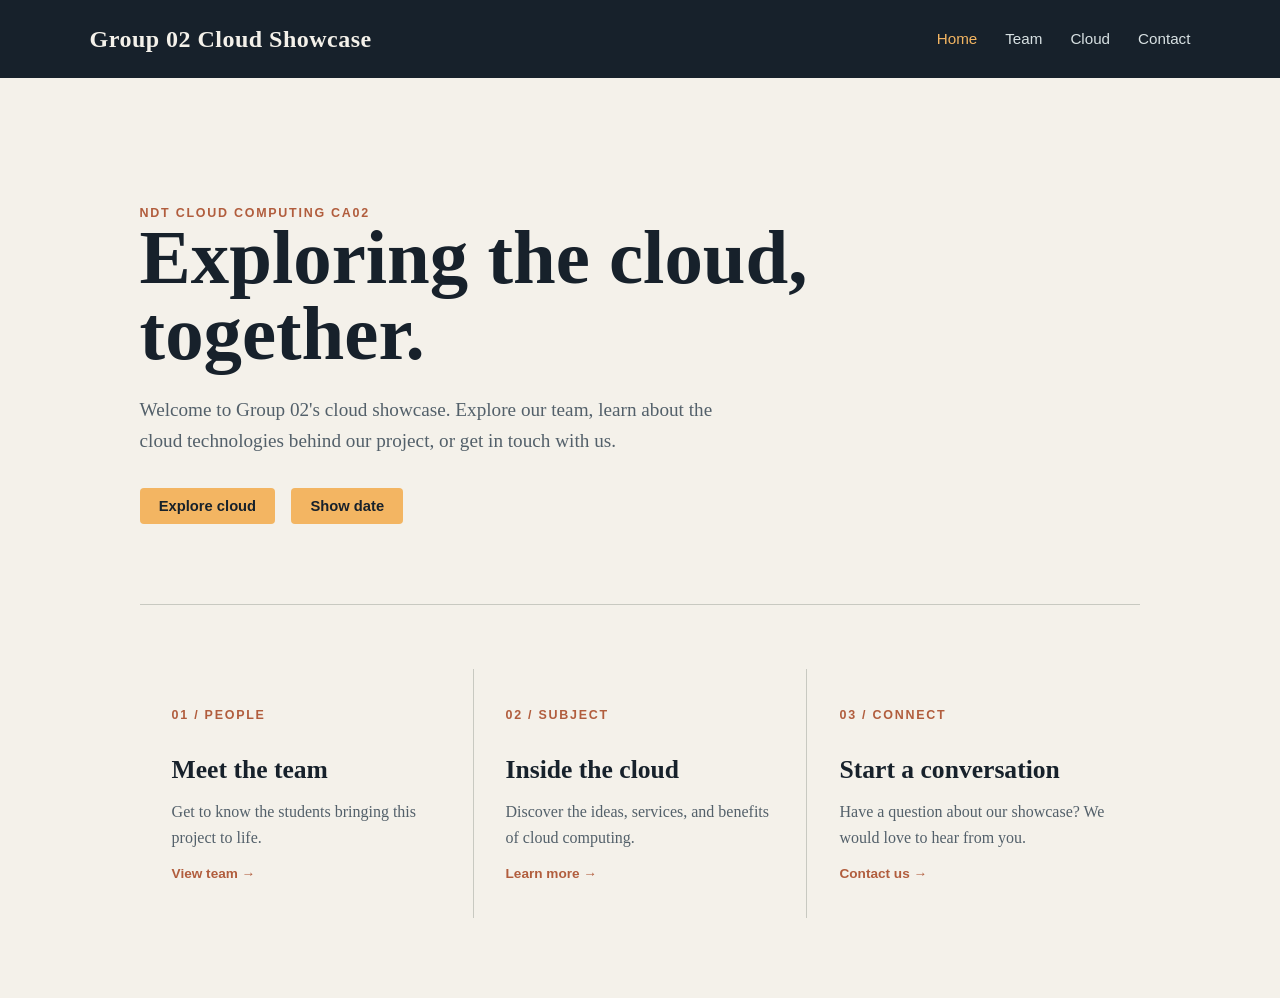
<file: index.html>
<!DOCTYPE html>
<html lang="en">
<head>
    <meta charset="UTF-8">
    <meta name="viewport" content="width=device-width, initial-scale=1.0">
    <title>Group 02 | Cloud Showcase</title>
    <link rel="stylesheet" href="style.css">
</head>
<body>
    <header>
        <h1>Group 02 Cloud Showcase</h1>
        <nav>
            <a href="index.html" class="active">Home</a>
            <a href="team.html">Team</a>
            <a href="cloud.html">Cloud</a>
            <a href="contact.html">Contact</a>
        </nav>
    </header>
    <main>
        <section class="hero">
            <p class="eyebrow">NDT Cloud Computing CA02</p>
            <h2>Exploring the cloud, together.</h2>
            <p class="intro">Welcome to Group 02's cloud showcase. Explore our team, learn about the cloud technologies behind our project, or get in touch with us.</p>
            <div class="hero-actions">
                <a class="button" href="cloud.html">Explore cloud</a>
                <button id="dateBtn" type="button">Show date</button>
                <span id="dateOutput" aria-live="polite"></span>
            </div>
        </section>
        <section class="feature-grid" aria-label="Site sections">
            <a class="feature-card" href="team.html">
                <span class="card-label">01 / People</span>
                <h3>Meet the team</h3>
                <p>Get to know the students bringing this project to life.</p>
                <span class="card-link">View team &rarr;</span>
            </a>
            <a class="feature-card" href="cloud.html">
                <span class="card-label">02 / Subject</span>
                <h3>Inside the cloud</h3>
                <p>Discover the ideas, services, and benefits of cloud computing.</p>
                <span class="card-link">Learn more &rarr;</span>
            </a>
            <a class="feature-card" href="contact.html">
                <span class="card-label">03 / Connect</span>
                <h3>Start a conversation</h3>
                <p>Have a question about our showcase? We would love to hear from you.</p>
                <span class="card-link">Contact us &rarr;</span>
            </a>
        </section>
    </main>
    <script src="script.js"></script>
</body>
</html>
</file>
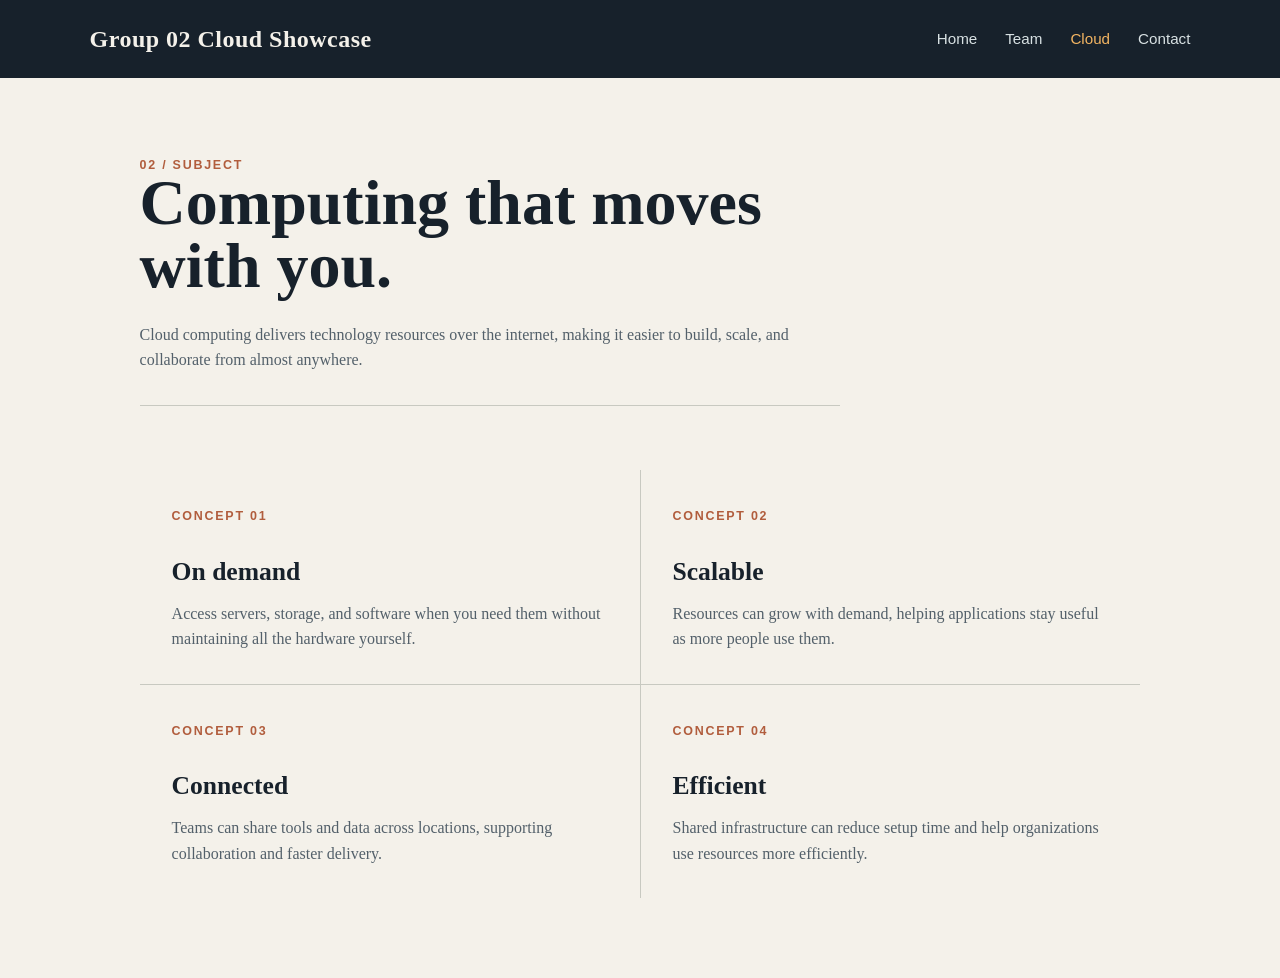
<file: cloud.html>
<!DOCTYPE html>
<html lang="en">
<head>
    <meta charset="UTF-8">
    <meta name="viewport" content="width=device-width, initial-scale=1.0">
    <title>Cloud | Group 02 Cloud Showcase</title>
    <link rel="stylesheet" href="style.css">
</head>
<body>
    <header>
        <h1>Group 02 Cloud Showcase</h1>
        <nav>
            <a href="index.html">Home</a>
            <a href="team.html">Team</a>
            <a href="cloud.html" class="active">Cloud</a>
            <a href="contact.html">Contact</a>
        </nav>
    </header>
    <main>
        <section class="page-heading">
            <p class="eyebrow">02 / Subject</p>
            <h2>Computing that moves with you.</h2>
            <p>Cloud computing delivers technology resources over the internet, making it easier to build, scale, and collaborate from almost anywhere.</p>
        </section>
        <section class="info-grid" aria-label="Cloud computing concepts">
            <article class="info-card"><span class="card-label">Concept 01</span><h3>On demand</h3><p>Access servers, storage, and software when you need them without maintaining all the hardware yourself.</p></article>
            <article class="info-card"><span class="card-label">Concept 02</span><h3>Scalable</h3><p>Resources can grow with demand, helping applications stay useful as more people use them.</p></article>
            <article class="info-card"><span class="card-label">Concept 03</span><h3>Connected</h3><p>Teams can share tools and data across locations, supporting collaboration and faster delivery.</p></article>
            <article class="info-card"><span class="card-label">Concept 04</span><h3>Efficient</h3><p>Shared infrastructure can reduce setup time and help organizations use resources more efficiently.</p></article>
        </section>
    </main>
    <script src="script.js"></script>
</body>
</html>
</file>
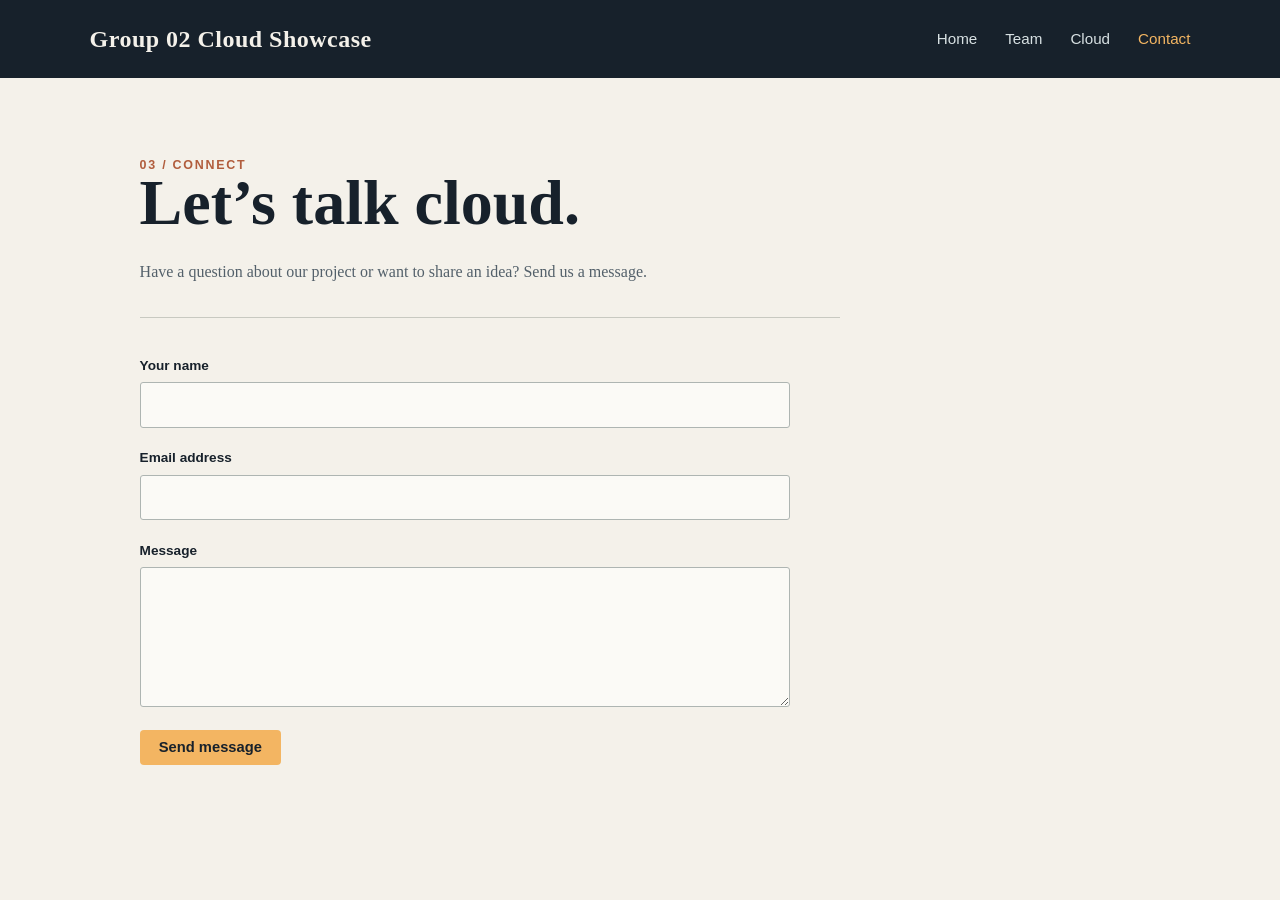
<file: contact.html>
<!DOCTYPE html>
<html lang="en">
<head>
    <meta charset="UTF-8">
    <meta name="viewport" content="width=device-width, initial-scale=1.0">
    <title>Contact | Group 02 Cloud Showcase</title>
    <link rel="stylesheet" href="style.css">
</head>
<body>
    <header>
        <h1>Group 02 Cloud Showcase</h1>
        <nav>
            <a href="index.html">Home</a>
            <a href="team.html">Team</a>
            <a href="cloud.html">Cloud</a>
            <a href="contact.html" class="active">Contact</a>
        </nav>
    </header>
    <main>
        <section class="page-heading">
            <p class="eyebrow">03 / Connect</p>
            <h2>Let’s talk cloud.</h2>
            <p>Have a question about our project or want to share an idea? Send us a message.</p>
        </section>
        <form action="mailto:group02@example.com" method="post" enctype="text/plain">
            <label for="name">Your name</label>
            <input id="name" name="name" type="text" autocomplete="name" required>
            <label for="email">Email address</label>
            <input id="email" name="email" type="email" autocomplete="email" required>
            <label for="message">Message</label>
            <textarea id="message" name="message" required></textarea>
            <button class="button" type="submit">Send message</button>
        </form>
    </main>
    <script src="script.js"></script>
</body>
</html>
</file>
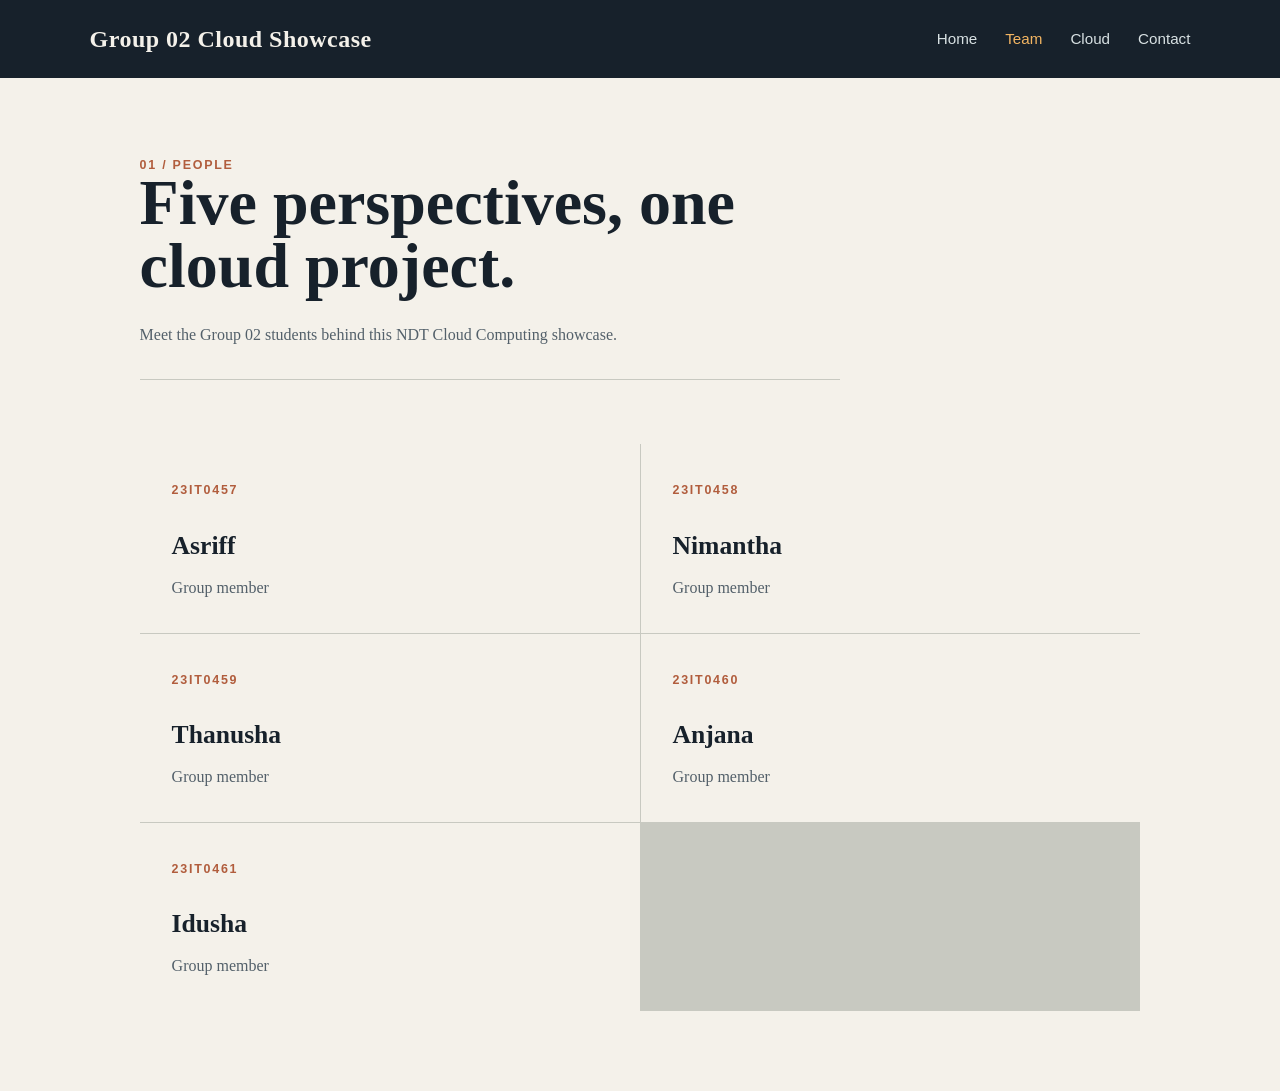
<file: team.html>
<!DOCTYPE html>
<html lang="en">
<head>
    <meta charset="UTF-8">
    <meta name="viewport" content="width=device-width, initial-scale=1.0">
    <title>Team | Group 02 Cloud Showcase</title>
    <link rel="stylesheet" href="style.css">
</head>
<body>
    <header>
        <h1>Group 02 Cloud Showcase</h1>
        <nav>
            <a href="index.html">Home</a>
            <a href="team.html" class="active">Team</a>
            <a href="cloud.html">Cloud</a>
            <a href="contact.html">Contact</a>
        </nav>
    </header>
    <main>
        <section class="page-heading">
            <p class="eyebrow">01 / People</p>
            <h2>Five perspectives, one cloud project.</h2>
            <p>Meet the Group 02 students behind this NDT Cloud Computing showcase.</p>
        </section>
        <section class="info-grid" aria-label="Group members">
            <article class="info-card"><span class="card-label">23IT0457</span><h3>Asriff</h3><p>Group member</p></article>
            <article class="info-card"><span class="card-label">23IT0458</span><h3>Nimantha</h3><p>Group member</p></article>
            <article class="info-card"><span class="card-label">23IT0459</span><h3>Thanusha</h3><p>Group member</p></article>
            <article class="info-card"><span class="card-label">23IT0460</span><h3>Anjana</h3><p>Group member</p></article>
            <article class="info-card"><span class="card-label">23IT0461</span><h3>Idusha</h3><p>Group member</p></article>
        </section>
    </main>
    <script src="script.js"></script>
</body>
</html>
</file>
<file: style.css>
* {
    margin: 0;
    padding: 0;
    box-sizing: border-box;
}

body {
    font-family: Georgia, 'Times New Roman', serif;
    color: #17212b;
    background: #f4f1ea;
    line-height: 1.6;
}
header {
    display: flex;
    justify-content: space-between;
    align-items: center;
    background-color: #17212b;
    color: #f4f1ea;
    padding: 1.25rem 7vw;
    gap: 2rem;
}
header h1 {
    font-size: 1.5rem;
    letter-spacing: 0.02em;
}
nav a {
    color: #d8e1e3;
    text-decoration: none;
    margin-left: 1.5rem;
    font: 0.95rem Arial, Helvetica, sans-serif;
    transition: color 0.2s ease;
}
nav a:hover, nav a.active {
    color: #f3b562;
}
main {
    max-width: 1180px;
    margin: 0 auto;
    padding: 5rem 7vw;
}
main h2 {
    font-size: clamp(2.6rem, 6vw, 5.5rem);
    line-height: 0.98;
    max-width: 720px;
    margin-bottom: 1.5rem;
}
main p {
    color: #53606a;
}
.hero {
    padding: 3rem 0 5rem;
    border-bottom: 1px solid #c8c9c1;
}
.eyebrow, .card-label {
    color: #b15d3d;
    font: 0.78rem Arial, Helvetica, sans-serif;
    font-weight: bold;
    letter-spacing: 0.14em;
    text-transform: uppercase;
}
.intro {
    font-size: 1.2rem;
    max-width: 590px;
}
.hero-actions {
    display: flex;
    align-items: center;
    flex-wrap: wrap;
    gap: 1rem;
    margin-top: 2rem;
}
.button, #dateBtn {
    background-color: #f3b562;
    color: #17212b;
    border: none;
    padding: 0.6rem 1.2rem;
    font: 0.92rem Arial, Helvetica, sans-serif;
    font-weight: bold;
    border-radius: 4px;
    cursor: pointer;
    text-decoration: none;
}
.button:hover, #dateBtn:hover {
    background-color: #e69b45;
}
#dateOutput {
    color: #53606a;
    font: 0.9rem Arial, Helvetica, sans-serif;
}
.feature-grid, .info-grid {
    display: grid;
    grid-template-columns: repeat(3, 1fr);
    gap: 1px;
    background: #c8c9c1;
    margin-top: 4rem;
}
.feature-card, .info-card {
    display: block;
    background: #f4f1ea;
    padding: 2rem;
    text-decoration: none;
    color: inherit;
}
.feature-card:hover {
    background: #ebe6da;
}
.feature-card h3, .info-card h3 {
    font-size: 1.6rem;
    margin: 1.5rem 0 0.5rem;
}
.card-link {
    display: inline-block;
    color: #b15d3d;
    font: 0.85rem Arial, Helvetica, sans-serif;
    font-weight: bold;
    margin-top: 1rem;
}
.page-heading {
    max-width: 700px;
    padding-bottom: 2rem;
    border-bottom: 1px solid #c8c9c1;
}
.page-heading h2 {
    font-size: clamp(2.5rem, 5vw, 4.5rem);
}
.info-grid {
    grid-template-columns: repeat(2, 1fr);
}
.info-card p + p {
    margin-top: 0.75rem;
}
form {
    display: grid;
    gap: 0.6rem;
    max-width: 650px;
    margin-top: 2.5rem;
}
label {
    font: 0.85rem Arial, Helvetica, sans-serif;
    font-weight: bold;
}
input, textarea {
    width: 100%;
    border: 1px solid #aeb5b2;
    border-radius: 3px;
    background: #fbfaf6;
    color: #17212b;
    padding: 0.8rem;
    font: 1rem Georgia, 'Times New Roman', serif;
    margin-bottom: 0.8rem;
}
textarea {
    min-height: 140px;
    resize: vertical;
}
form .button {
    justify-self: start;
}

@media (max-width: 700px) {
    header {
        align-items: flex-start;
        flex-direction: column;
    }
    nav a {
        margin: 0 1rem 0 0;
    }
    main {
        padding-top: 3rem;
    }
    .feature-grid, .info-grid {
        grid-template-columns: 1fr;
    }
}
</file>
